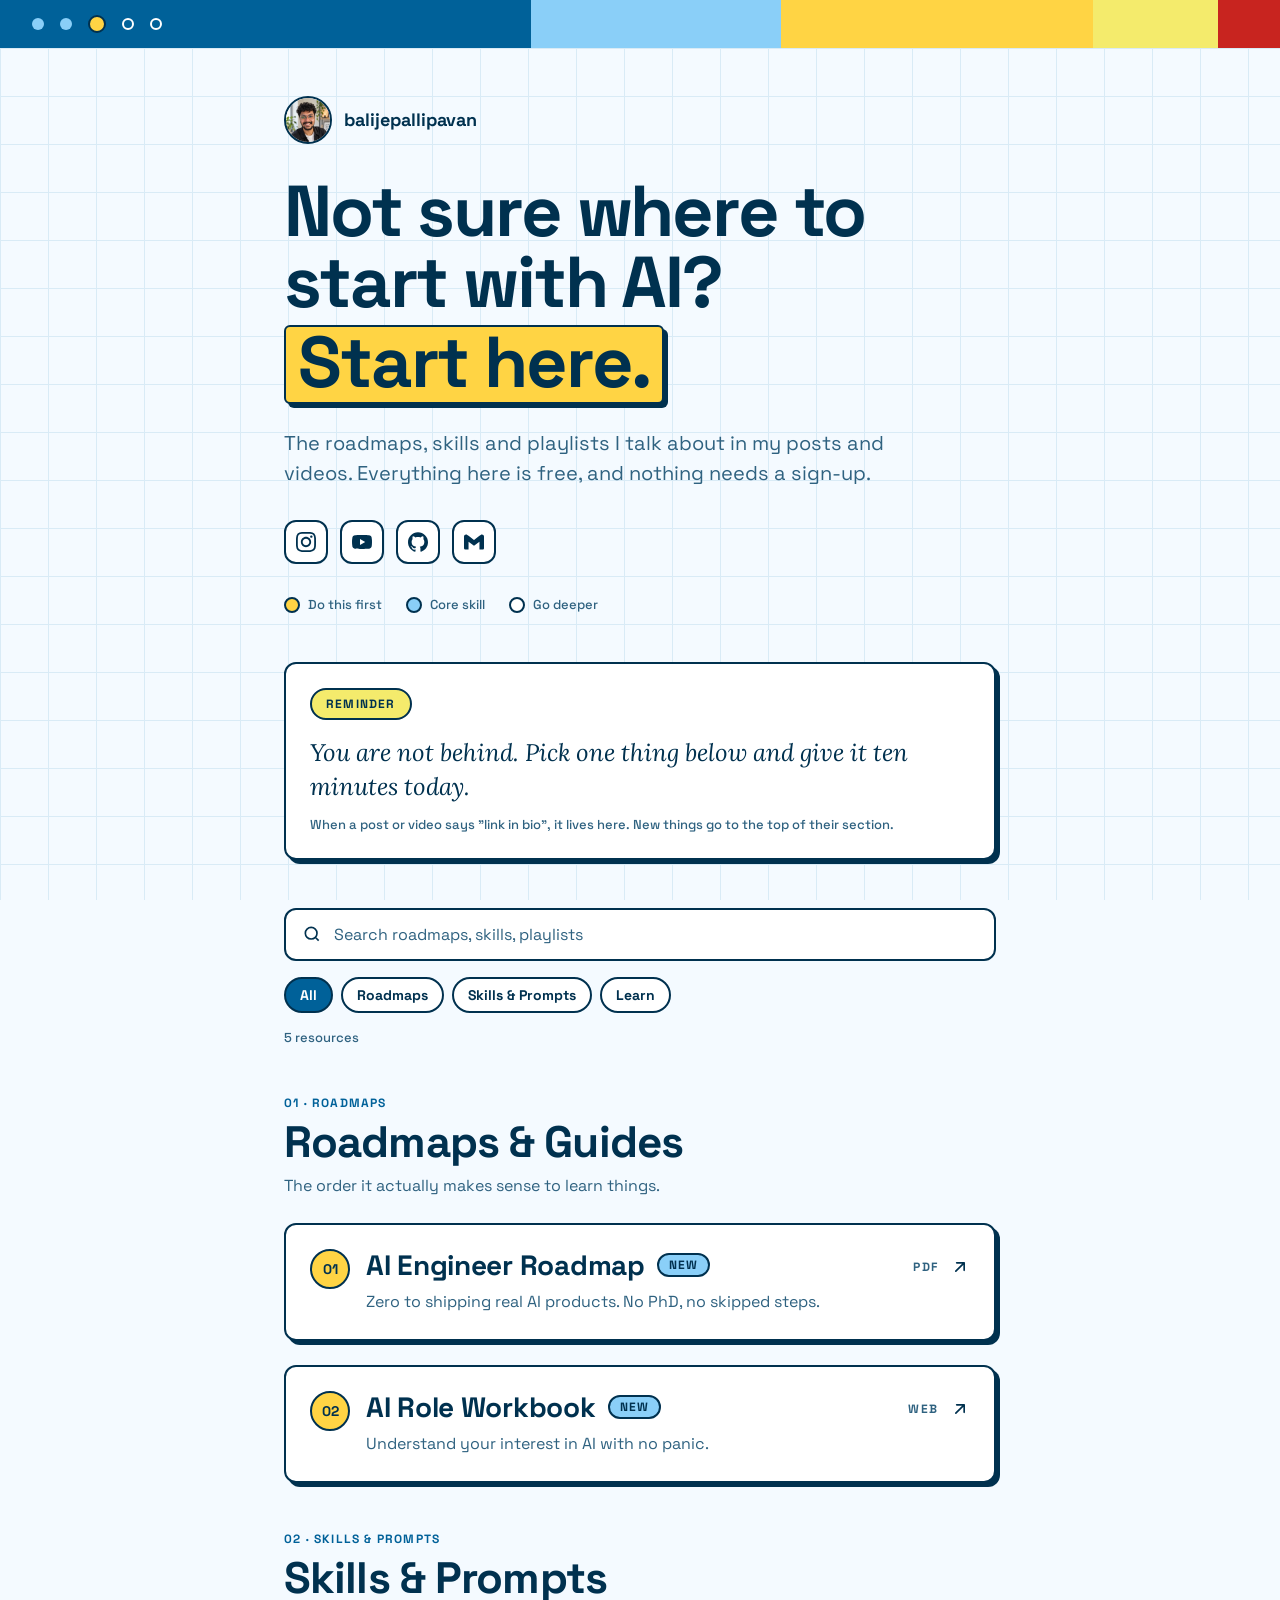
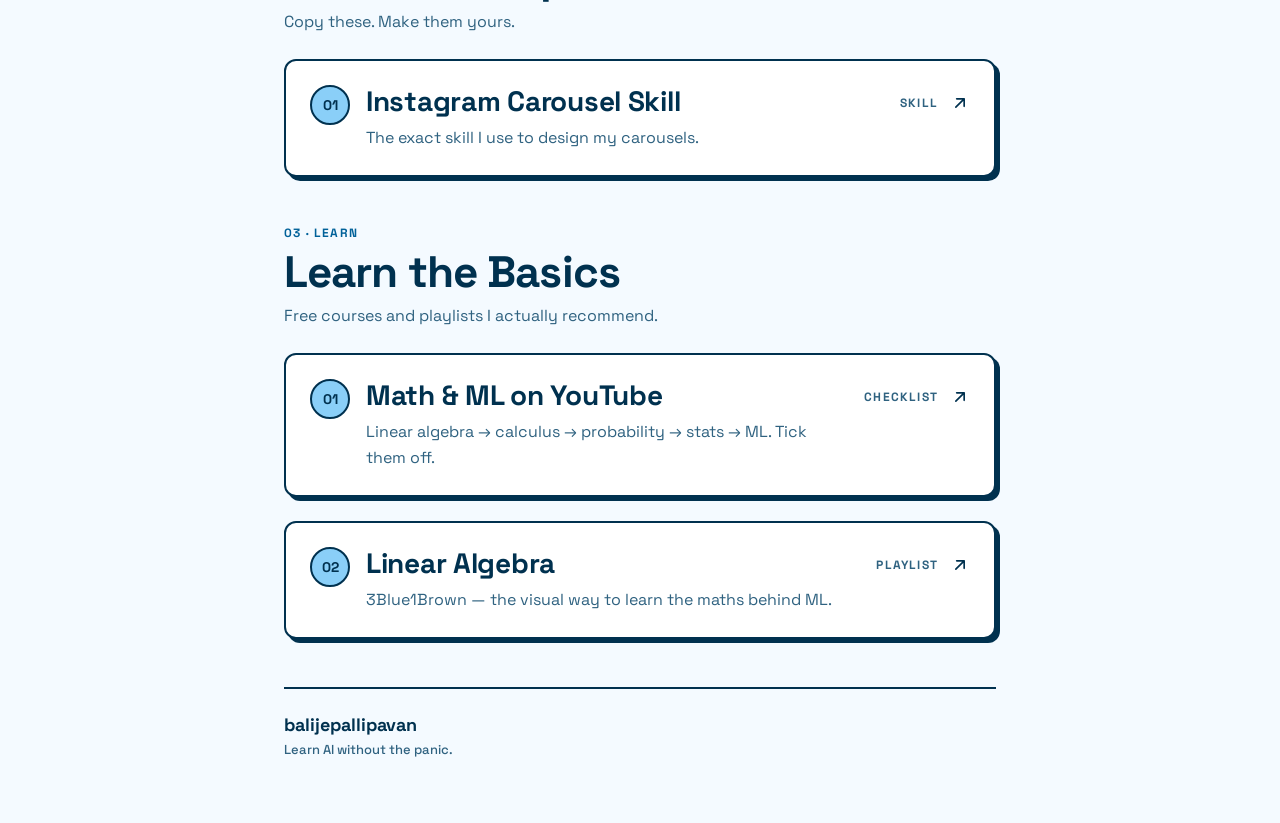
<file: index.html>
<!DOCTYPE html>
<html lang="en">
<head>
  <meta charset="UTF-8" />
  <meta name="viewport" content="width=device-width, initial-scale=1.0" />
  <meta name="theme-color" content="#F4FAFF" media="(prefers-color-scheme: light)" />
  <meta name="theme-color" content="#00263D" media="(prefers-color-scheme: dark)" />

  <!-- SEO -->
  <title>balijepallipavan — Free AI resources</title>
  <meta name="description" content="Not sure where to start with AI? The roadmaps, skills and playlists from balijepallipavan. All free, no sign-up." />
  <meta name="author" content="balijepallipavan" />

  <!-- Open Graph -->
  <meta property="og:type"        content="website" />
  <meta property="og:title"       content="balijepallipavan — Free AI resources" />
  <meta property="og:description" content="Not sure where to start with AI? Start here. All free, no sign-up." />
  <meta property="og:url"         content="https://pavankumarbalijepalli.github.io/balijepallipavan-resources/" />
  <meta property="og:image"       content="https://pavankumarbalijepalli.github.io/balijepallipavan-resources/avatar.jpeg" />

  <!-- Twitter Card -->
  <meta name="twitter:card"        content="summary" />
  <meta name="twitter:title"       content="balijepallipavan — Free AI resources" />
  <meta name="twitter:description" content="Not sure where to start with AI? Start here. All free, no sign-up." />

  <!-- Favicon: a sun step dot on brand blue -->
  <link rel="icon" href="data:image/svg+xml,<svg xmlns='http://www.w3.org/2000/svg' viewBox='0 0 32 32'><rect width='32' height='32' rx='6' fill='%23006199'/><circle cx='16' cy='16' r='8' fill='%23FFD444' stroke='%2300314F' stroke-width='2'/></svg>" />

  <link rel="preconnect" href="https://fonts.googleapis.com" />
  <link rel="preconnect" href="https://fonts.gstatic.com" crossorigin />
  <link rel="stylesheet" href="styles.css" />
</head>

<body>
  <!-- decorative band from the cover: one strip, step dots on blue, the one red at the end -->
  <div class="band" aria-hidden="true">
    <span class="b-blue">
      <i class="d done"></i><i class="d done"></i><i class="d now"></i><i class="d next"></i><i class="d next"></i>
    </span>
    <span class="b-sky"></span><span class="b-sun"></span><span class="b-lemon"></span><span class="b-pop"></span>
  </div>

  <div class="page">

    <!-- ══ HEADER ═══════════════════════════════════════════════ -->
    <header class="hero" id="hero">
      <div class="hero-top">
        <img class="avatar" src="avatar.jpeg" alt="Pavan, who runs balijepallipavan" width="48" height="48" />
        <p class="wordmark">balijepallipavan</p>
      </div>

      <h1 class="hero-title">Not sure where to start with AI? <span class="hl">Start here.</span></h1>

      <p class="hero-sub">
        The roadmaps, skills and playlists I talk about in my posts and videos.
        Everything here is free, and nothing needs a sign-up.
      </p>

      <nav class="social" aria-label="Social links">
        <a href="https://www.instagram.com/balijepallipavan/" target="_blank" rel="noopener noreferrer" aria-label="Instagram" title="Instagram">
          <svg viewBox="0 0 24 24" aria-hidden="true"><path d="M12 2.163c3.204 0 3.584.012 4.85.07 3.252.148 4.771 1.691 4.919 4.919.058 1.265.069 1.645.069 4.849 0 3.205-.012 3.584-.069 4.849-.149 3.225-1.664 4.771-4.919 4.919-1.266.058-1.644.07-4.85.07-3.204 0-3.584-.012-4.849-.07-3.26-.149-4.771-1.699-4.919-4.92-.058-1.265-.07-1.644-.07-4.849 0-3.204.013-3.583.07-4.849.149-3.227 1.664-4.771 4.919-4.919 1.266-.057 1.645-.069 4.849-.069zm0-2.163c-3.259 0-3.667.014-4.947.072-4.358.2-6.78 2.618-6.98 6.98-.059 1.281-.073 1.689-.073 4.948 0 3.259.014 3.668.072 4.948.2 4.358 2.618 6.78 6.98 6.98 1.281.058 1.689.072 4.948.072 3.259 0 3.668-.014 4.948-.072 4.354-.2 6.782-2.618 6.979-6.98.059-1.28.073-1.689.073-4.948 0-3.259-.014-3.667-.072-4.947-.196-4.354-2.617-6.78-6.979-6.98-1.281-.059-1.69-.073-4.949-.073zm0 5.838c-3.403 0-6.162 2.759-6.162 6.162s2.759 6.163 6.162 6.163 6.162-2.759 6.162-6.163c0-3.403-2.759-6.162-6.162-6.162zm0 10.162c-2.209 0-4-1.79-4-4 0-2.209 1.791-4 4-4s4 1.791 4 4c0 2.21-1.791 4-4 4zm6.406-11.845c-.796 0-1.441.645-1.441 1.44s.645 1.44 1.441 1.44c.795 0 1.439-.645 1.439-1.44s-.644-1.44-1.439-1.44z"/></svg>
        </a>
        <a href="https://www.youtube.com/@balijepallipavan" target="_blank" rel="noopener noreferrer" aria-label="YouTube" title="YouTube">
          <svg viewBox="0 0 24 24" aria-hidden="true"><path d="M23.495 6.205a3.007 3.007 0 0 0-2.088-2.088c-1.87-.501-9.396-.501-9.396-.501s-7.507-.01-9.396.501A3.007 3.007 0 0 0 .527 6.205a31.247 31.247 0 0 0-.522 5.805 31.247 31.247 0 0 0 .522 5.783 3.007 3.007 0 0 0 2.088 2.088c1.868.502 9.396.502 9.396.502s7.506 0 9.396-.502a3.007 3.007 0 0 0 2.088-2.088 31.247 31.247 0 0 0 .5-5.783 31.247 31.247 0 0 0-.5-5.805zM9.609 15.601V8.408l6.264 3.602z"/></svg>
        </a>
        <a href="https://github.com/pavankumarbalijepalli" target="_blank" rel="noopener noreferrer" aria-label="GitHub" title="GitHub">
          <svg viewBox="0 0 24 24" aria-hidden="true"><path d="M12 .297c-6.63 0-12 5.373-12 12 0 5.303 3.438 9.8 8.205 11.385.6.113.82-.258.82-.577 0-.285-.01-1.04-.015-2.04-3.338.724-4.042-1.61-4.042-1.61C4.422 18.07 3.633 17.7 3.633 17.7c-1.087-.744.084-.729.084-.729 1.205.084 1.838 1.236 1.838 1.236 1.07 1.835 2.809 1.305 3.495.998.108-.776.417-1.305.76-1.605-2.665-.3-5.466-1.332-5.466-5.93 0-1.31.465-2.38 1.235-3.22-.135-.303-.54-1.523.105-3.176 0 0 1.005-.322 3.3 1.23.96-.267 1.98-.399 3-.405 1.02.006 2.04.138 3 .405 2.28-1.552 3.285-1.23 3.285-1.23.645 1.653.24 2.873.12 3.176.765.84 1.23 1.91 1.23 3.22 0 4.61-2.805 5.625-5.475 5.92.42.36.81 1.096.81 2.22 0 1.606-.015 2.896-.015 3.286 0 .315.21.69.825.57C20.565 22.092 24 17.592 24 12.297c0-6.627-5.373-12-12-12"/></svg>
        </a>
        <a href="mailto:balijepallipavan@gmail.com" aria-label="Email" title="Email">
          <svg viewBox="0 0 24 24" aria-hidden="true"><path d="M24 5.457v13.909c0 .904-.732 1.636-1.636 1.636h-3.819V11.73L12 16.64l-6.545-4.91v9.273H1.636A1.636 1.636 0 0 1 0 19.366V5.457c0-2.023 2.309-3.178 3.927-1.964L5.455 4.64 12 9.548l6.545-4.908 1.528-1.145C21.69 2.28 24 3.434 24 5.457z"/></svg>
        </a>
      </nav>

      <div class="legend caption" role="list" aria-label="What the number colours mean">
        <span role="listitem"><i class="swatch first"></i>Do this first</span>
        <span role="listitem"><i class="swatch core"></i>Core skill</span>
        <span role="listitem"><i class="swatch optional"></i>Go deeper</span>
      </div>
    </header>

    <!-- ══ REMINDER ═════════════════════════════════════════════ -->
    <aside class="reminder" aria-label="A reminder">
      <span class="format-tag label">Reminder</span>
      <p class="quote">You are not behind. Pick one thing below and give it ten minutes today.</p>
      <p class="caption">When a post or video says "link in bio", it lives here. New things go to the top of their section.</p>
    </aside>

    <!-- ══ FIND ═════════════════════════════════════════════════ -->
    <div class="finder" id="finder" hidden>
      <label class="search" for="search">
        <svg class="search-icon" viewBox="0 0 24 24" aria-hidden="true"><circle cx="11" cy="11" r="7"/><path d="M20 20l-3.5-3.5"/></svg>
        <input id="search" type="search" placeholder="Search roadmaps, skills, playlists" autocomplete="off" spellcheck="false" />
      </label>
      <div class="chips" id="chips" role="group" aria-label="Filter by section"></div>
      <p class="status caption" id="status" role="status" aria-live="polite"></p>
    </div>

    <!-- ══ SECTIONS (rendered by script.js from data/*.json) ═══ -->
    <main id="sections" aria-live="polite"></main>

    <p class="empty" id="empty" hidden>Nothing matches that. Try another word.</p>

    <noscript>
      <p class="empty">This hub needs JavaScript to list the resources. Find everything on
        <a href="https://github.com/pavankumarbalijepalli/balijepallipavan-resources/tree/main/assets">GitHub</a>.</p>
    </noscript>

    <!-- ══ FOOTER ═══════════════════════════════════════════════ -->
    <footer class="footer">
      <p class="wordmark">balijepallipavan</p>
      <p class="footer-tag caption">Learn AI without the panic.</p>
    </footer>

  </div>

    <script src="script.js"></script>
</body>
</html>
</file>
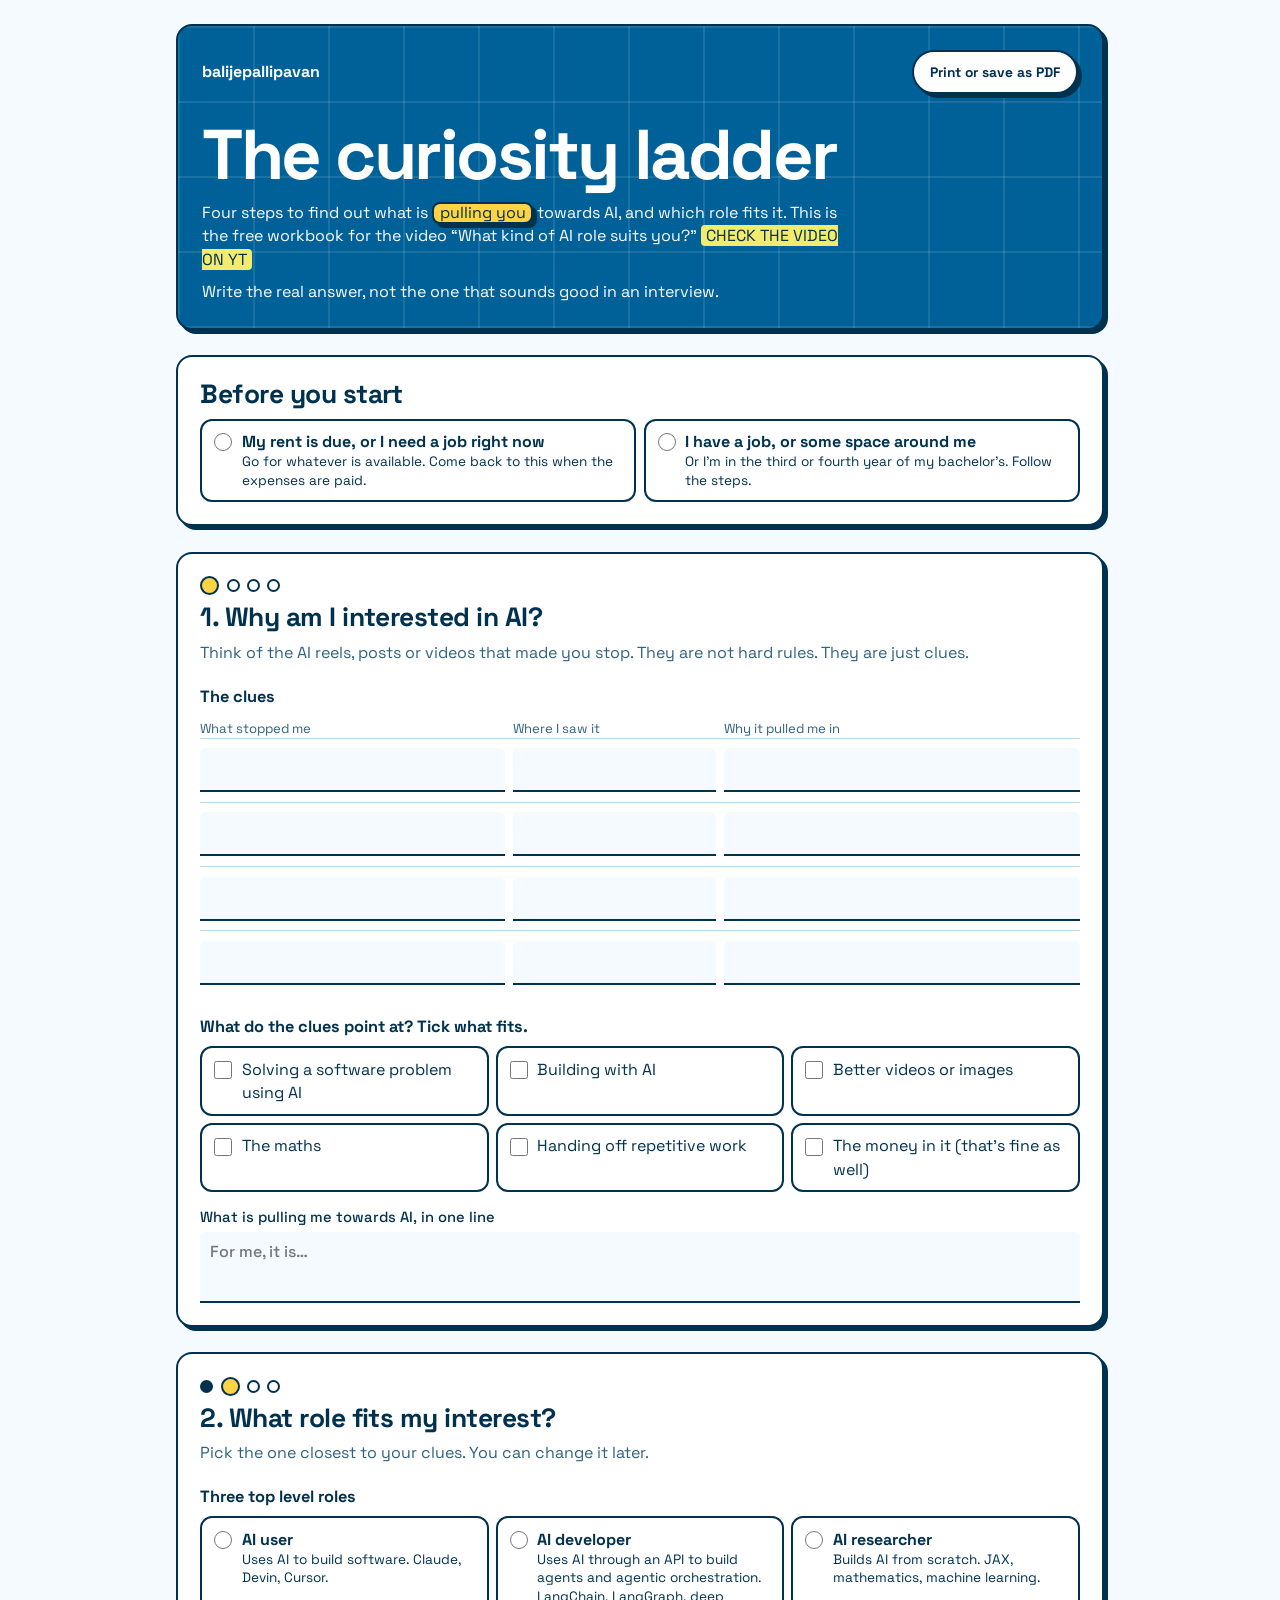
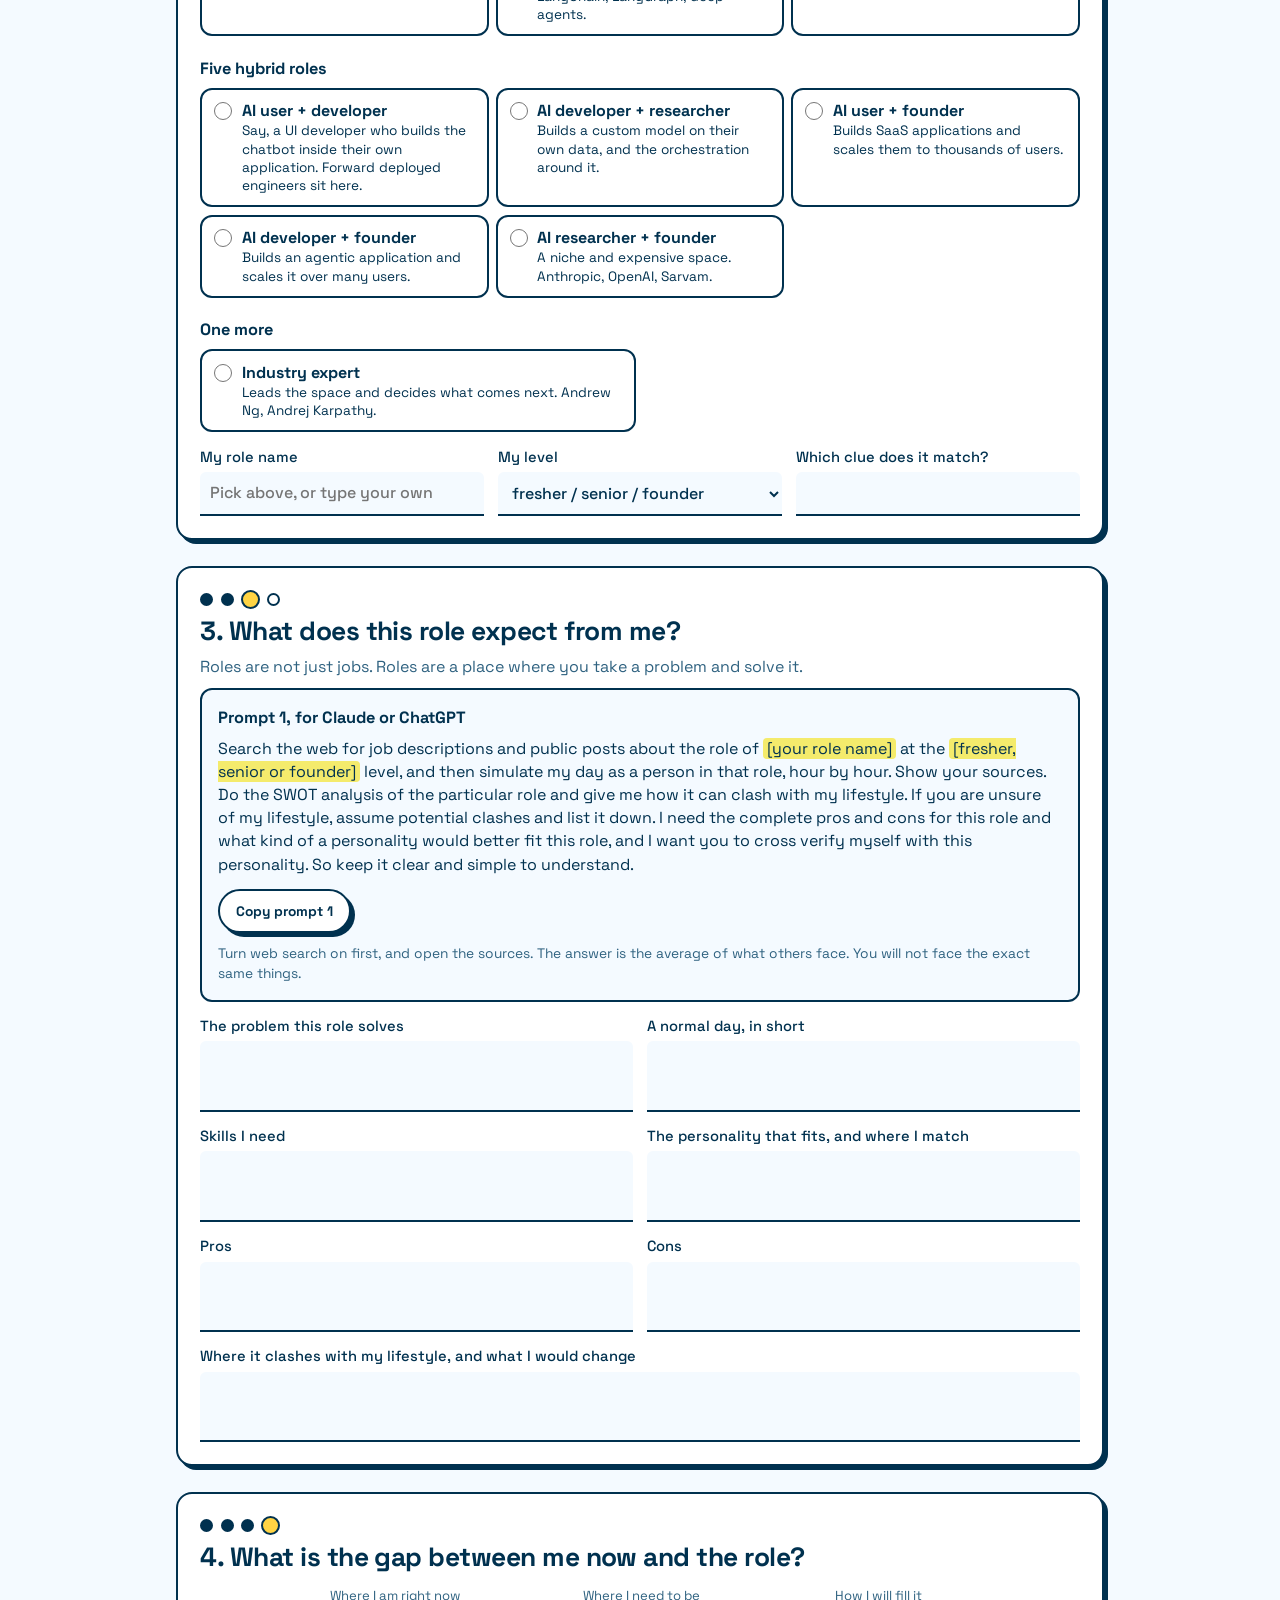
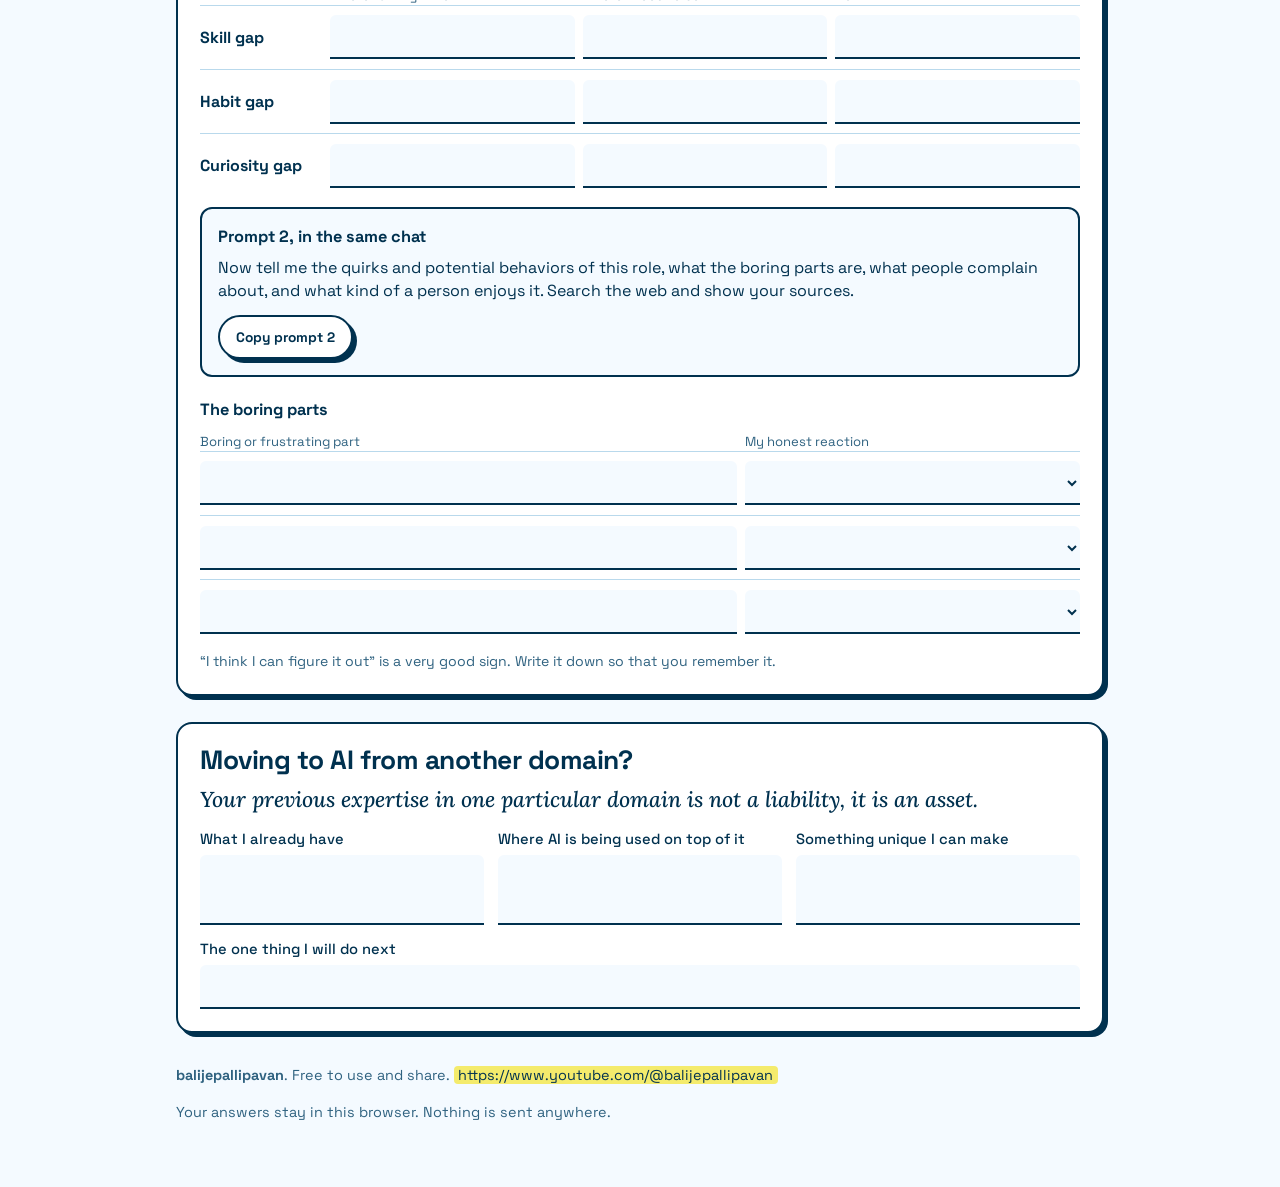
<file: assets/workbook_yt1.html>
<!doctype html>
<html lang="en"><head><meta charset="utf-8"><meta name="viewport" content="width=device-width,initial-scale=1">
<title>The Curiosity Ladder Workbook</title>
<link rel="stylesheet" href="https://fonts.googleapis.com/css2?family=Lora:ital,wght@1,500&family=Space+Grotesk:wght@400;500;700&display=swap">
<style>
:root{--surface:#F4FAFF;--raised:#fff;--ink:#00314F;--muted:#2F6280;--border:#B9D9EC;--blue:#006199;--sky:#8ACFF8;--sun:#FFD444;--lemon:#F4EB6C;color-scheme:light}
*{box-sizing:border-box}
html{font-size:16px}
body{margin:0;background:var(--surface);color:var(--ink);font:1rem/1.45 'Space Grotesk',system-ui,sans-serif}
main{max-width:60rem;margin:0 auto;padding:1.5rem 1rem 4rem}
h1,h2,h3,p{margin:0}
h1{font-size:clamp(2.4rem,8vw,4.4rem);line-height:1;letter-spacing:-.035em;margin:1.6rem 0 .7rem}
h2{font-size:1.65rem;line-height:1.12;letter-spacing:-.02em}
h3{font-size:1.02rem;margin:1.3rem 0 .45rem}
.hl{background:var(--sun);color:var(--ink);border:2px solid var(--ink);border-radius:8px;box-shadow:4px 4px 0 var(--ink);padding:0 .35em;display:inline-block;line-height:1.1}
.cover{background-color:var(--blue);color:#fff;border:2px solid var(--ink);border-radius:16px;box-shadow:4px 4px 0 var(--ink);padding:1.5rem;
 background-image:linear-gradient(rgba(255,255,255,.1) 2px,transparent 2px),linear-gradient(90deg,rgba(255,255,255,.1) 2px,transparent 2px);background-size:75px 75px}
.mark{font-weight:700}.cover p{max-width:40rem}
.cover .top{display:flex;justify-content:space-between;gap:1rem;flex-wrap:wrap;align-items:center}
.todo{background:var(--lemon);color:var(--ink);border-radius:4px;padding:0 .3em}
button{font:700 .86rem 'Space Grotesk',sans-serif;color:var(--ink);background:#fff;border:2px solid var(--ink);border-radius:99px;box-shadow:4px 4px 0 var(--ink);padding:.5rem 1rem;cursor:pointer;min-height:44px}
button:active{transform:translate(2px,2px);box-shadow:2px 2px 0 var(--ink)}
:focus-visible{outline:3px solid var(--blue);outline-offset:2px}.cover :focus-visible{outline-color:var(--sun)}
.step{background:var(--raised);border:2px solid var(--ink);border-radius:16px;box-shadow:4px 4px 0 var(--ink);padding:1.4rem;margin-top:1.6rem}
.step>header{display:flex;flex-direction:column;gap:.5rem;margin-bottom:.6rem}
.dots{display:flex;gap:.45rem;align-items:center}.dots i{width:13px;height:13px;border-radius:50%;border:2px solid var(--ink)}
.dots i.done{background:var(--ink)}.dots i.now{background:var(--sun);width:19px;height:19px}
.lead{color:var(--muted)}
.g2,.g3{display:grid;gap:.9rem;grid-template-columns:1fr}
label.f{display:block;font-weight:500;font-size:.92rem}
textarea,input[type=text],select{display:block;width:100%;font:inherit;font-size:1rem;color:var(--ink);background:var(--surface);border:0;border-bottom:2px solid var(--ink);border-radius:6px 6px 0 0;padding:.5rem .6rem;margin-top:.25rem;min-height:44px}
textarea{resize:none;overflow:hidden;line-height:1.45}
textarea[data-h="2"]{min-height:4.4rem}
.row{display:grid;gap:.5rem;grid-template-columns:1fr;border-top:1px solid var(--border);padding:.6rem 0}
.row>b{align-self:center}.head{display:none}
.row label span{font-size:.82rem;color:var(--muted)}
.picks{display:grid;gap:.45rem;grid-template-columns:1fr}
.pick{display:flex;gap:.6rem;align-items:flex-start;border:2px solid var(--ink);border-radius:12px;padding:.6rem .75rem;cursor:pointer;background:#fff;min-height:44px}
.pick:has(:checked){background:var(--sky)}
.pick input{margin:.2rem 0 0;width:18px;height:18px;flex:none;accent-color:var(--ink)}
.pick b{display:block}.pick small{display:block;font-size:.85rem;line-height:1.35}
.prompt{background:var(--surface);border:2px solid var(--ink);border-radius:12px;padding:1rem;margin-top:.6rem}
.prompt p{margin-bottom:.8rem}.prompt p.n{margin:.7rem 0 0;font-size:.86rem;color:var(--muted)}
.prompt mark{background:var(--lemon);color:var(--ink);border-radius:4px;padding:0 .25em}
.quote{font:italic 500 1.35rem/1.3 Lora,Georgia,serif;margin:.2rem 0 1rem}
.note{font-size:.88rem;color:var(--muted);margin-top:.5rem}
footer{margin-top:2rem;display:flex;justify-content:space-between;gap:1rem;flex-wrap:wrap;font-size:.9rem;color:var(--muted)}
.full{margin-top:.9rem}
@media(min-width:44rem){
 .g2{grid-template-columns:1fr 1fr}.g3,.picks.three{grid-template-columns:repeat(3,1fr)}.picks{grid-template-columns:1fr 1fr}
 .row.c3{grid-template-columns:1.2fr .8fr 1.4fr}.row.c4{grid-template-columns:7.6rem 1fr 1fr 1fr}.row.c2{grid-template-columns:1.6fr 1fr}
 .head{display:grid;font-size:.82rem;color:var(--muted);border:0;padding:.2rem 0 0}.head~.row label span{position:absolute;width:1px;height:1px;overflow:hidden;clip-path:inset(50%)}
 .row textarea,.row select{margin-top:0}
}
/* one sheet, front and back */
@page{size:A4;margin:8mm}
@media print{
 html{font-size:7.9pt}
 body{background:#fff;line-height:1.28;-webkit-print-color-adjust:exact;print-color-adjust:exact}
 main{max-width:none;padding:0}button,.screen{display:none!important}
 h1{font-size:26pt;margin:.5rem 0 .4rem}h2{font-size:14pt}h3{margin:.65rem 0 .2rem}
 .cover,.step{box-shadow:none;border-width:1.2pt;border-radius:8pt;padding:.8rem 1rem}.step{margin-top:.7rem}.step>header{margin-bottom:.3rem;gap:.25rem}
 .hl{box-shadow:none}
 .back{break-before:page;margin-top:0}
 .g2,.g3{gap:.5rem .9rem}.g2{grid-template-columns:1fr 1fr}.g3,.picks.three{grid-template-columns:repeat(3,1fr)}.picks{grid-template-columns:1fr 1fr;gap:.3rem}
 .row{padding:.2rem 0;gap:.6rem}.row.c3{grid-template-columns:1.2fr .8fr 1.4fr}.row.c4{grid-template-columns:7.6rem 1fr 1fr 1fr}.row.c2{grid-template-columns:1.6fr 1fr}
 .head{display:grid}.head~.row label span{display:none}
 textarea,input[type=text],select{appearance:none;min-height:2.6rem;padding:.15rem .3rem;background:#fff;border-bottom-width:.8pt;border-radius:0;margin-top:0}
 textarea[data-h="2"]{min-height:3.7rem}
 textarea::placeholder,input::placeholder{color:transparent}
 .pick{padding:.3rem .5rem;min-height:0;border-width:.9pt;border-radius:6pt}.pick input{width:9pt;height:9pt;margin-top:.1rem}.pick small{line-height:1.22}
 .prompt{padding:.5rem .7rem;margin-top:.3rem;border-width:.9pt}.prompt p{margin:0}.prompt p.n{margin-top:.3rem}
 .quote{font-size:11pt;margin:0 0 .35rem}.full{margin-top:.4rem}footer{margin-top:.5rem}.note{margin-top:.25rem}
 .row,.pick,.prompt{break-inside:avoid}
}
</style></head><body><main>

<section class="cover">
 <div class="top"><span class="mark">balijepallipavan</span><button class="screen" type="button" id="print">Print or save as PDF</button></div>
 <h1>The curiosity ladder</h1>
 <p>Four steps to find out what is <span class="hl">pulling you</span> towards AI, and which role fits it. This is the free workbook for the video “What kind of AI role suits you?” <span class="todo">CHECK THE VIDEO ON YT</span></p>
 <p style="margin-top:.6rem">Write the real answer, not the one that sounds good in an interview.</p>
</section>

<section class="step">
 <header><h2>Before you start</h2></header>
 <div class="picks">
  <label class="pick"><input type="radio" name="rent" value="now"><span><b>My rent is due, or I need a job right now</b><small>Go for whatever is available. Come back to this when the expenses are paid.</small></span></label>
  <label class="pick"><input type="radio" name="rent" value="space"><span><b>I have a job, or some space around me</b><small>Or I’m in the third or fourth year of my bachelor’s. Follow the steps.</small></span></label>
 </div>
</section>

<section class="step">
 <header><div class="dots" role="img" aria-label="Step 1 of 4"><i class="now"></i><i></i><i></i><i></i></div><h2>1. Why am I interested in AI?</h2>
 <p class="lead">Think of the AI reels, posts or videos that made you stop. They are not hard rules. They are just clues.</p></header>
 <h3>The clues</h3>
 <div id="clues"><div class="row c3 head"><span>What stopped me</span><span>Where I saw it</span><span>Why it pulled me in</span></div></div>
 <h3>What do the clues point at? Tick what fits.</h3>
 <div class="picks three" id="pulls"></div>
 <label class="f full">What is pulling me towards AI, in one line<textarea name="pull" data-h="2" placeholder="For me, it is…"></textarea></label>
</section>

<section class="step">
 <header><div class="dots" role="img" aria-label="Step 2 of 4"><i class="done"></i><i class="now"></i><i></i><i></i></div><h2>2. What role fits my interest?</h2>
 <p class="lead">Pick the one closest to your clues. You can change it later.</p></header>
 <h3>Three top level roles</h3><div class="picks three" data-roles="top"></div>
 <h3>Five hybrid roles</h3><div class="picks three" data-roles="hybrid"></div>
 <h3>One more</h3><div class="picks" data-roles="one"></div>
 <div class="g3 full">
  <label class="f">My role name<input type="text" name="role" id="role" placeholder="Pick above, or type your own"></label>
  <label class="f">My level<select name="level" id="level"><option value="">fresher / senior / founder</option><option>fresher</option><option>senior</option><option>founder</option></select></label>
  <label class="f">Which clue does it match?<input type="text" name="match"></label>
 </div>
</section>

<section class="step back">
 <header><div class="dots" role="img" aria-label="Step 3 of 4"><i class="done"></i><i class="done"></i><i class="now"></i><i></i></div><h2>3. What does this role expect from me?</h2>
 <p class="lead">Roles are not just jobs. Roles are a place where you take a problem and solve it.</p></header>
 <div class="prompt"><h3 style="margin-top:0">Prompt 1, for Claude or ChatGPT</h3>
  <p id="p1">Search the web for job descriptions and public posts about the role of <mark class="r">[your role name]</mark> at the <mark class="l">[fresher, senior or founder]</mark> level, and then simulate my day as a person in that role, hour by hour. Show your sources. Do the SWOT analysis of the particular role and give me how it can clash with my lifestyle. If you are unsure of my lifestyle, assume potential clashes and list it down. I need the complete pros and cons for this role and what kind of a personality would better fit this role, and I want you to cross verify myself with this personality. So keep it clear and simple to understand.</p>
  <button type="button" data-copy="p1">Copy prompt 1</button>
  <p class="n">Turn web search on first, and open the sources. The answer is the average of what others face. You will not face the exact same things.</p></div>
 <div class="g2 full">
  <label class="f">The problem this role solves<textarea name="problem" data-h="2"></textarea></label>
  <label class="f">A normal day, in short<textarea name="day" data-h="2"></textarea></label>
  <label class="f">Skills I need<textarea name="skills" data-h="2"></textarea></label>
  <label class="f">The personality that fits, and where I match<textarea name="person" data-h="2"></textarea></label>
  <label class="f">Pros<textarea name="pros" data-h="2"></textarea></label>
  <label class="f">Cons<textarea name="cons" data-h="2"></textarea></label>
 </div>
 <label class="f full">Where it clashes with my lifestyle, and what I would change<textarea name="clash" data-h="2"></textarea></label>
</section>

<section class="step">
 <header><div class="dots" role="img" aria-label="Step 4 of 4"><i class="done"></i><i class="done"></i><i class="done"></i><i class="now"></i></div><h2>4. What is the gap between me now and the role?</h2></header>
 <div id="gaps"><div class="row c4 head"><span></span><span>Where I am right now</span><span>Where I need to be</span><span>How I will fill it</span></div></div>
 <div class="prompt"><h3 style="margin-top:0">Prompt 2, in the same chat</h3>
  <p id="p2">Now tell me the quirks and potential behaviors of this role, what the boring parts are, what people complain about, and what kind of a person enjoys it. Search the web and show your sources.</p>
  <button type="button" data-copy="p2">Copy prompt 2</button></div>
 <h3>The boring parts</h3>
 <div id="boring"><div class="row c2 head"><span>Boring or frustrating part</span><span>My honest reaction</span></div></div>
 <p class="note">“I think I can figure it out” is a very good sign. Write it down so that you remember it.</p>
</section>

<section class="step">
 <header><h2>Moving to AI from another domain?</h2></header>
 <p class="quote">Your previous expertise in one particular domain is not a liability, it is an asset.</p>
 <div class="g3">
  <label class="f">What I already have<textarea name="have" data-h="2"></textarea></label>
  <label class="f">Where AI is being used on top of it<textarea name="ontop" data-h="2"></textarea></label>
  <label class="f">Something unique I can make<textarea name="unique" data-h="2"></textarea></label>
 </div>
 <label class="f full">The one thing I will do next<input type="text" name="next"></label>
</section>

<footer><span><b>balijepallipavan</b>. Free to use and share. <span class="todo">https://www.youtube.com/@balijepallipavan</span></span><span class="screen" id="saved">Your answers stay in this browser. Nothing is sent anywhere.</span></footer>
</main>
<script>
const $ = (s, r = document) => [...r.querySelectorAll(s)];
const cell = (name, label) => `<label><span>${label}</span><textarea name="${name}" rows="1" aria-label="${label}"></textarea></label>`;
const add = (id, html) => document.getElementById(id).insertAdjacentHTML('beforeend', html);
for (let i = 1; i <= 4; i++) add('clues', `<div class="row c3">${cell('c' + i + 'a', 'What stopped me')}${cell('c' + i + 'b', 'Where I saw it')}${cell('c' + i + 'c', 'Why it pulled me in')}</div>`);
['Solving a software problem using AI', 'Building with AI', 'Better videos or images', 'The maths', 'Handing off repetitive work', 'The money in it (that’s fine as well)']
  .forEach((t, i) => add('pulls', `<label class="pick"><input type="checkbox" name="pull${i}"><span>${t}</span></label>`));
['Skill gap', 'Habit gap', 'Curiosity gap'].forEach((g, i) => add('gaps', `<div class="row c4"><b>${g}</b>${cell('g' + i + 'a', g + ': where I am right now')}${cell('g' + i + 'b', g + ': where I need to be')}${cell('g' + i + 'c', g + ': how I will fill it')}</div>`));
for (let i = 1; i <= 3; i++) add('boring', `<div class="row c2">${cell('b' + i + 'a', 'Boring or frustrating part')}<label><span>My honest reaction</span><select name="b${i}b" aria-label="My honest reaction"><option value=""></option><option>I can figure it out</option><option>Not sure yet</option><option>I would hate it</option></select></label></div>`);
const ROLES = {
  top: [['AI user', 'Uses AI to build software. Claude, Devin, Cursor.'],
        ['AI developer', 'Uses AI through an API to build agents and agentic orchestration. LangChain, LangGraph, deep agents.'],
        ['AI researcher', 'Builds AI from scratch. JAX, mathematics, machine learning.']],
  hybrid: [['AI user + developer', 'Say, a UI developer who builds the chatbot inside their own application. Forward deployed engineers sit here.'],
           ['AI developer + researcher', 'Builds a custom model on their own data, and the orchestration around it.'],
           ['AI user + founder', 'Builds SaaS applications and scales them to thousands of users.'],
           ['AI developer + founder', 'Builds an agentic application and scales it over many users.'],
           ['AI researcher + founder', 'A niche and expensive space. Anthropic, OpenAI, Sarvam.']],
  one: [['Industry expert', 'Leads the space and decides what comes next. Andrew Ng, Andrej Karpathy.']] };
for (const [k, list] of Object.entries(ROLES)) document.querySelector(`[data-roles=${k}]`).innerHTML = list.map(([n, d]) =>
  `<label class="pick"><input type="radio" name="pickrole" value="${n}"><span><b>${n}</b><small>${d}</small></span></label>`).join('');

// ---- save in this browser, restore on load
const KEY = 'curiosity-ladder', fields = $('textarea,input,select');
let data = {};
try { data = JSON.parse(localStorage.getItem(KEY)) || {}; } catch { }
const grow = t => { t.style.height = 'auto'; if (t.value) t.style.height = t.scrollHeight + 'px'; };
for (const f of fields) {
  const v = data[f.name];
  if (v === undefined) continue;
  if (f.type === 'radio') f.checked = f.value === v; else if (f.type === 'checkbox') f.checked = v; else f.value = v;
}
const fillPrompt = () => {
  document.querySelector('.r').textContent = role.value.trim() || '[your role name]';
  document.querySelector('.l').textContent = level.value || '[fresher, senior or founder]';
};
document.addEventListener('input', e => {
  const f = e.target;
  if (f.name === 'pickrole') { role.value = f.value; data.role = f.value; }
  data[f.name] = f.type === 'checkbox' ? f.checked : f.value;
  try { localStorage.setItem(KEY, JSON.stringify(data)); } catch { saved.textContent = 'This browser is not saving your answers. Print or save as PDF before you close.'; }
  if (f.tagName === 'TEXTAREA') grow(f);
  fillPrompt();
});
$('textarea').forEach(grow); fillPrompt();
addEventListener('beforeprint', () => $('textarea').forEach(grow));
addEventListener('resize', () => $('textarea').forEach(grow));
document.getElementById('print').onclick = () => window.print();
$('[data-copy]').forEach(b => b.onclick = async () => {
  const el = document.getElementById(b.dataset.copy), was = b.textContent;
  try { await navigator.clipboard.writeText(el.textContent); b.textContent = 'Copied'; }
  catch { getSelection().selectAllChildren(el); b.textContent = 'Selected, press Ctrl+C'; }
  setTimeout(() => b.textContent = was, 2000);
});
</script></body></html>
</file>
<file: styles.css>
/* ============================================================
   balijepallipavan Resource Hub — Styles
   Built from the balijepallipavan design system tokens.
   Day (light) and Night (dark) share one palette: deep blue, sky,
   sun, lemon, and one red used once (the band at the top).
   2px ink outlines, hard offset shadow, no blur, no gradients.
   ============================================================ */

@import url('https://fonts.googleapis.com/css2?family=Lora:ital,wght@1,400;1,500&family=Space+Grotesk:wght@400;500;700&display=swap');

/* ── Design Tokens (mirrors project/tokens.json) ──────────── */
:root {
  /* Day */
  --surface:        #F4FAFF;
  --surface-raised: #FFFFFF;
  --ink:            #00314F;
  --ink-muted:      #2F6280;
  --border:         #B9D9EC;
  --blue-text:      #006199;
  --pop-text:       #C8241F;
  --shadow-hard:    4px 4px 0 #00314F;

  /* Same in both themes */
  --blue:      #006199;
  --on-blue:   #FFFFFF;
  --sky:       #8ACFF8;
  --lemon:     #F4EB6C;
  --sun:       #FFD444;
  --on-bright: #00314F;
  --pop:       #C8241F;

  --font-sans:  "Space Grotesk", system-ui, sans-serif;
  --font-serif: Lora, Georgia, serif;

  --space-1: 4px;
  --space-2: 8px;
  --space-3: 12px;
  --space-4: 16px;
  --space-6: 24px;
  --space-8: 32px;
  --space-12: 48px;
  --space-16: 64px;

  --radius-sm: 6px;
  --radius-md: 12px;
  --radius-lg: 20px;
  --radius-pill: 999px;

  --stroke-bold: 2px;

  color-scheme: light;
}

/* Night */
@media (prefers-color-scheme: dark) {
  :root {
    --surface:        #00263D;
    --surface-raised: #00314F;
    --ink:            #F4FAFF;
    --ink-muted:      #A9CFE6;
    --border:         #1B4F70;
    --blue-text:      #8ACFF8;
    --pop-text:       #FF8F85;
    --shadow-hard:    4px 4px 0 #000000;
    color-scheme: dark;
  }
}

/* ── Reset & Base ─────────────────────────────────────────── */
*, *::before, *::after { box-sizing: border-box; margin: 0; padding: 0; }

html { -webkit-text-size-adjust: 100%; }

body {
  background-color: var(--surface);
  color: var(--ink);
  font-family: var(--font-sans);
  font-size: 16px;
  line-height: 26px;
  min-height: 100vh;
  -webkit-font-smoothing: antialiased;
}

/* the faint square grid, kept quiet */
body::before {
  content: "";
  position: fixed;
  inset: 0;
  z-index: -1;
  pointer-events: none;
  background-image:
    linear-gradient(var(--border) 1px, transparent 1px),
    linear-gradient(90deg, var(--border) 1px, transparent 1px);
  background-size: 48px 48px;
  opacity: 0.45;
}

a { color: inherit; }
[hidden] { display: none !important; }

:focus-visible {
  outline: 3px solid var(--blue-text);
  outline-offset: 3px;
}

/* Text styles from the system */
.label {
  font-size: 12px;
  line-height: 16px;
  font-weight: 700;
  letter-spacing: 0.1em;
  text-transform: uppercase;
}

.caption {
  font-size: 13px;
  line-height: 18px;
  font-weight: 500;
}

/* ── Top band (from the cover) ────────────────────────────── */
.band {
  display: flex;
  height: var(--space-12);
}
.band > span { display: block; height: 100%; }
.band .b-blue  { flex: 8; background: var(--blue); display: flex; align-items: center; gap: var(--space-4); padding-left: var(--space-8); }
.band .b-sky   { flex: 4; background: var(--sky); }
.band .b-sun   { flex: 5; background: var(--sun); }
.band .b-lemon { flex: 2; background: var(--lemon); }
.band .b-pop   { flex: 1; background: var(--pop); }  /* the one red */

.band .d { width: 12px; height: 12px; border-radius: var(--radius-pill); flex-shrink: 0; }
.band .d.done { background: var(--sky); }
.band .d.now  { width: 18px; height: 18px; background: var(--sun); border: var(--stroke-bold) solid var(--on-bright); }
.band .d.next { border: var(--stroke-bold) solid var(--on-blue); }

/* ── Layout ───────────────────────────────────────────────── */
.page {
  max-width: 760px;
  margin: 0 auto;
  padding: var(--space-12) var(--space-6) var(--space-16);
}

/* ── Hero ─────────────────────────────────────────────────── */
.hero { margin-bottom: var(--space-12); }

.hero-top {
  display: flex;
  align-items: center;
  gap: var(--space-3);
  margin-bottom: var(--space-8);
}

.avatar {
  width: 48px;
  height: 48px;
  border-radius: var(--radius-pill);
  object-fit: cover;
  border: var(--stroke-bold) solid var(--ink);
  background: var(--sky);
}

.wordmark {
  font-size: 18px;
  line-height: 24px;
  font-weight: 700;
  color: var(--ink);
}

/* display */
.hero-title {
  font-size: clamp(40px, 9vw, 72px);
  line-height: 0.98;
  font-weight: 700;
  letter-spacing: -0.03em;
  margin-bottom: var(--space-6);
}

/* The Highlight: one phrase per page, in a sun box */
.hl {
  display: inline-block;
  white-space: nowrap;
  margin-top: var(--space-2);
  padding: 0 var(--space-3) var(--space-1);
  background: var(--sun);
  color: var(--on-bright);
  border: var(--stroke-bold) solid var(--ink);
  border-radius: var(--radius-sm);
  box-shadow: var(--shadow-hard);
}

/* body-large */
.hero-sub {
  font-size: 20px;
  line-height: 30px;
  color: var(--ink-muted);
  max-width: 32em;
  margin-bottom: var(--space-8);
}

/* Social */
.social {
  display: flex;
  gap: var(--space-3);
  margin-bottom: var(--space-8);
}

.social a {
  display: grid;
  place-items: center;
  width: 44px;
  height: 44px;
  border-radius: var(--radius-md);
  background: var(--surface-raised);
  border: var(--stroke-bold) solid var(--ink);
  color: var(--ink);
}

.social a:hover { box-shadow: var(--shadow-hard); transform: translate(-2px, -2px); }
.social svg { width: 20px; height: 20px; fill: currentColor; }

/* Legend: same fills as the card number boxes */
.legend {
  display: flex;
  flex-wrap: wrap;
  gap: var(--space-2) var(--space-6);
  color: var(--ink-muted);
}

.legend span { display: inline-flex; align-items: center; gap: var(--space-2); }

.swatch {
  display: inline-block;
  width: 16px;
  height: 16px;
  border-radius: var(--radius-pill);
  border: var(--stroke-bold) solid var(--ink);
}
.swatch.first    { background: var(--sun); }
.swatch.core     { background: var(--sky); }
.swatch.optional { background: var(--surface-raised); }

/* ── Reminder card ────────────────────────────────────────── */
.reminder {
  margin-bottom: var(--space-12);
  padding: var(--space-6);
  background: var(--surface-raised);
  border: var(--stroke-bold) solid var(--ink);
  border-radius: var(--radius-md);
  box-shadow: var(--shadow-hard);
}

/* FormatTag: Reminder = lemon */
.format-tag {
  display: inline-block;
  padding: 6px 14px;
  border: var(--stroke-bold) solid var(--ink);
  border-radius: var(--radius-pill);
  background: var(--lemon);
  color: var(--on-bright);
  margin-bottom: var(--space-4);
}

/* quote */
.quote {
  font-family: var(--font-serif);
  font-style: italic;
  font-size: 24px;
  line-height: 34px;
  margin-bottom: var(--space-3);
}

.reminder .caption { color: var(--ink-muted); }

/* ── Finder (search + chips) ──────────────────────────────── */
.finder { margin-bottom: var(--space-12); }

.search {
  display: flex;
  align-items: center;
  gap: var(--space-3);
  padding: 0 var(--space-4);
  background: var(--surface-raised);
  border: var(--stroke-bold) solid var(--ink);
  border-radius: var(--radius-md);
  margin-bottom: var(--space-4);
}
.search:focus-within { box-shadow: var(--shadow-hard); outline: 3px solid var(--blue-text); outline-offset: 3px; }

.search-icon { width: 20px; height: 20px; fill: none; stroke: var(--ink); stroke-width: 2; flex-shrink: 0; }

.search input {
  flex: 1;
  min-width: 0;
  padding: 14px 0;
  background: none;
  border: 0;
  outline: 0;
  color: var(--ink);
  font-family: var(--font-sans);
  font-size: 16px;
}
.search input::placeholder { color: var(--ink-muted); }
.search input::-webkit-search-cancel-button { filter: grayscale(1); }

.chips { display: flex; flex-wrap: wrap; gap: var(--space-2); }

.chip {
  padding: 6px 14px;
  background: var(--surface-raised);
  border: var(--stroke-bold) solid var(--ink);
  border-radius: var(--radius-pill);
  color: var(--ink);
  font-family: var(--font-sans);
  font-size: 14px;
  line-height: 20px;
  font-weight: 700;
  cursor: pointer;
}
.chip:hover { box-shadow: var(--shadow-hard); }
.chip[aria-pressed="true"] {
  background: var(--blue);
  color: var(--on-blue);
}

.status { color: var(--ink-muted); margin-top: var(--space-4); }

.notice {
  margin-bottom: var(--space-6);
  padding: var(--space-4) var(--space-6);
  background: var(--surface-raised);
  border: var(--stroke-bold) solid var(--ink);
  border-radius: var(--radius-md);
}

/* ── Sections ─────────────────────────────────────────────── */
.section { margin-bottom: var(--space-12); }

.section-label {
  display: block;
  color: var(--blue-text);
  margin-bottom: var(--space-2);
}

/* headline */
.section-title {
  font-size: 44px;
  line-height: 46px;
  font-weight: 700;
  letter-spacing: -0.02em;
  margin-bottom: var(--space-2);
}

.section-blurb {
  color: var(--ink-muted);
  margin-bottom: var(--space-6);
}

/* ── Cards ────────────────────────────────────────────────── */
.cards { display: flex; flex-direction: column; gap: var(--space-6); }

.card {
  display: flex;
  align-items: flex-start;
  gap: var(--space-4);
  padding: var(--space-6);
  background: var(--surface-raised);
  border: var(--stroke-bold) solid var(--ink);
  border-radius: var(--radius-md);
  box-shadow: var(--shadow-hard);
  text-decoration: none;
}

/* a cut, not an animation */
.card:hover { transform: translate(-2px, -2px); box-shadow: 6px 6px 0 var(--ink); }
.card:hover .card-title { text-decoration: underline; text-decoration-thickness: 2px; text-underline-offset: 4px; }

/* number dot: its fill carries first / core / optional */
.card-num {
  flex-shrink: 0;
  display: grid;
  place-items: center;
  width: 40px;
  height: 40px;
  border-radius: var(--radius-pill);
  border: var(--stroke-bold) solid var(--ink);
  background: var(--sun);
  color: var(--on-bright);
  font-size: 14px;
  font-weight: 700;
}
.accent-core .card-num     { background: var(--sky); }
.accent-optional .card-num { background: var(--surface-raised); color: var(--ink); }

.card-body { flex: 1; min-width: 0; }

.card-title-row {
  display: flex;
  flex-wrap: wrap;
  align-items: center;
  gap: var(--space-2) var(--space-3);
}

/* title */
.card-title {
  font-size: 28px;
  line-height: 32px;
  font-weight: 700;
  letter-spacing: -0.01em;
}

.badge {
  padding: 2px 10px;
  background: var(--sky);
  color: var(--on-bright);
  border: var(--stroke-bold) solid var(--ink);
  border-radius: var(--radius-pill);
}

.card-desc {
  margin-top: var(--space-2);
  color: var(--ink-muted);
}

.card-meta {
  flex-shrink: 0;
  display: flex;
  align-items: center;
  gap: var(--space-3);
  padding-top: var(--space-2);
  color: var(--ink-muted);
}

.card-arrow { width: 20px; height: 20px; fill: none; stroke: var(--ink); stroke-width: 2; stroke-linecap: round; stroke-linejoin: round; }

/* ── Empty state ──────────────────────────────────────────── */
.empty {
  color: var(--ink-muted);
  margin-bottom: var(--space-12);
}
.empty a { color: var(--blue-text); }

/* ── Footer ───────────────────────────────────────────────── */
.footer {
  padding-top: var(--space-6);
  border-top: var(--stroke-bold) solid var(--ink);
}
.footer-tag { color: var(--ink-muted); margin-top: var(--space-1); }

/* ── Responsive ───────────────────────────────────────────── */
@media (max-width: 560px) {
  .page { padding: var(--space-8) var(--space-4) var(--space-12); }
  .band .b-blue { padding-left: var(--space-4); gap: var(--space-2); }
  .section-title { font-size: 34px; line-height: 38px; }
  .card { flex-wrap: wrap; gap: var(--space-3) var(--space-4); padding: var(--space-4); }
  .card-title { font-size: 22px; line-height: 28px; }
  .card-meta { width: 100%; justify-content: space-between; padding: 0 0 0 56px; }
  .quote { font-size: 20px; line-height: 30px; }
}

@media (prefers-reduced-motion: reduce) {
  .card:hover, .social a:hover { transform: none; }
}
</file>
